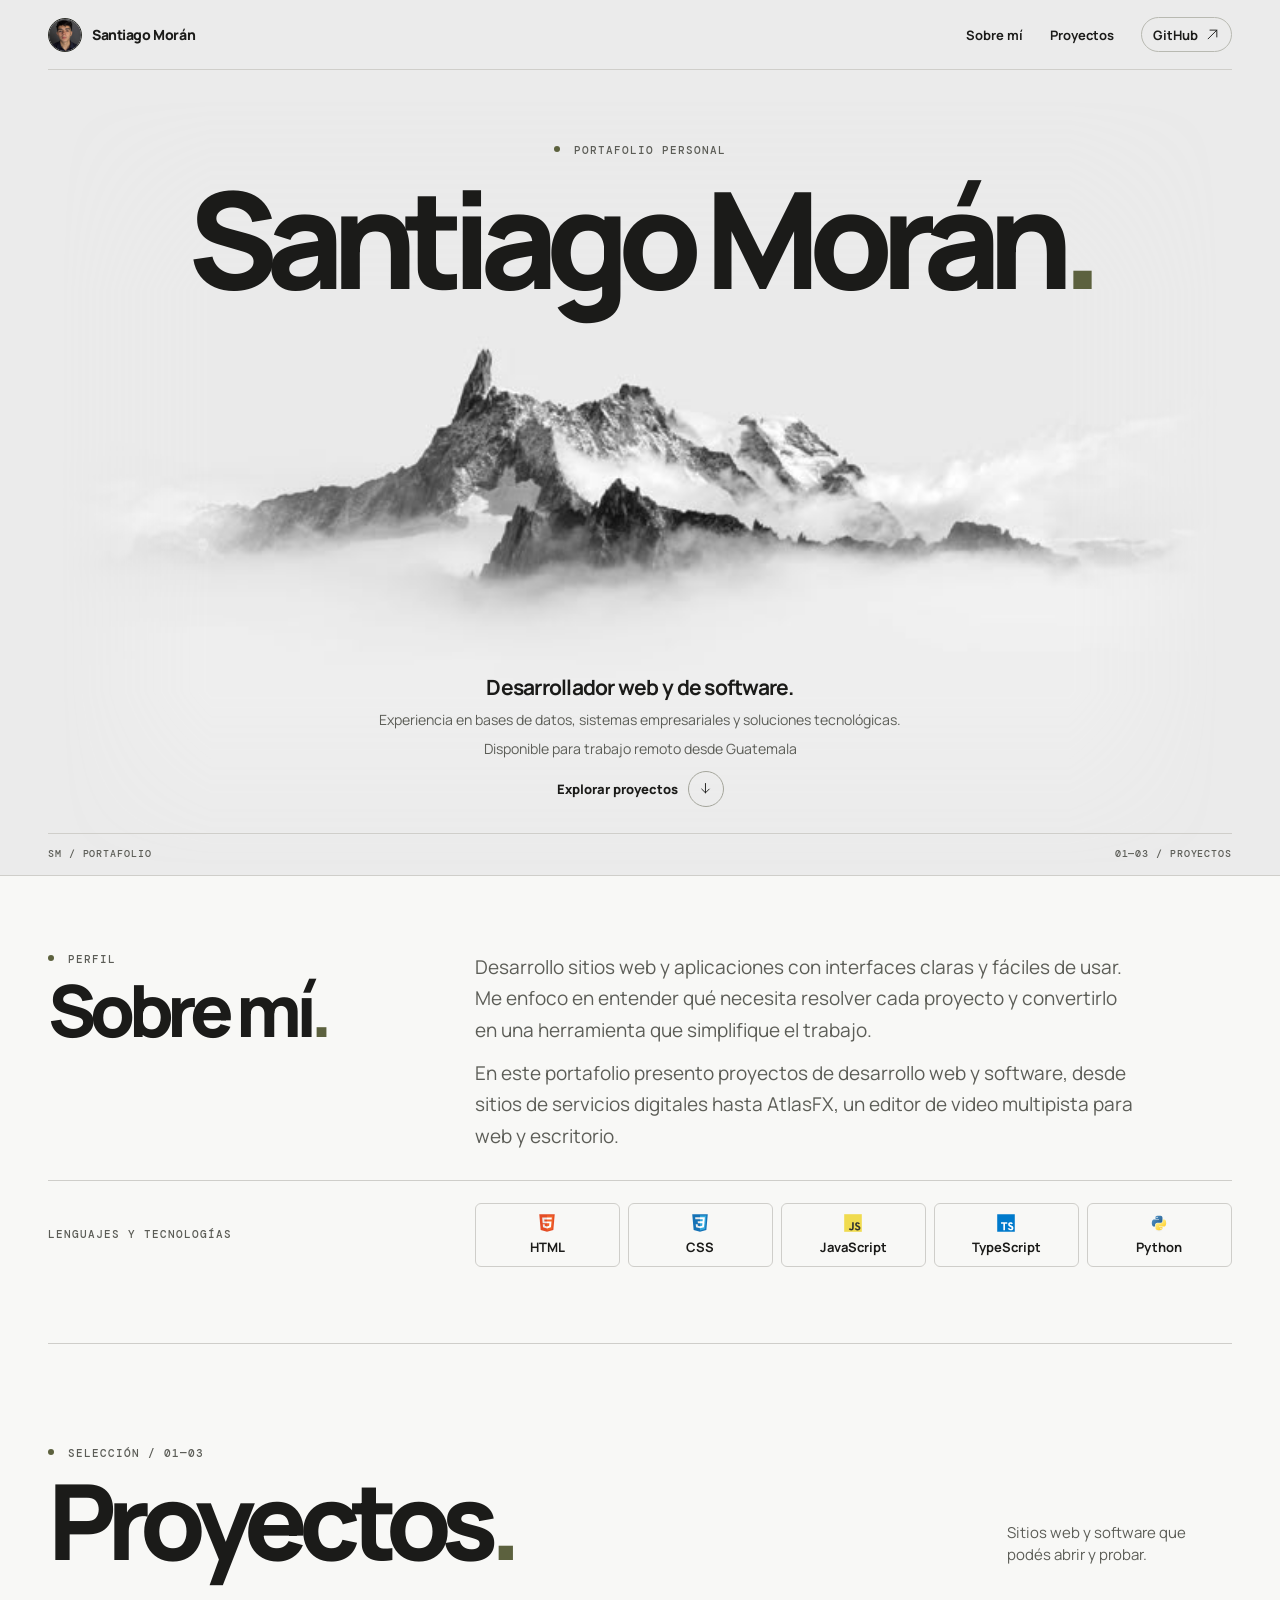
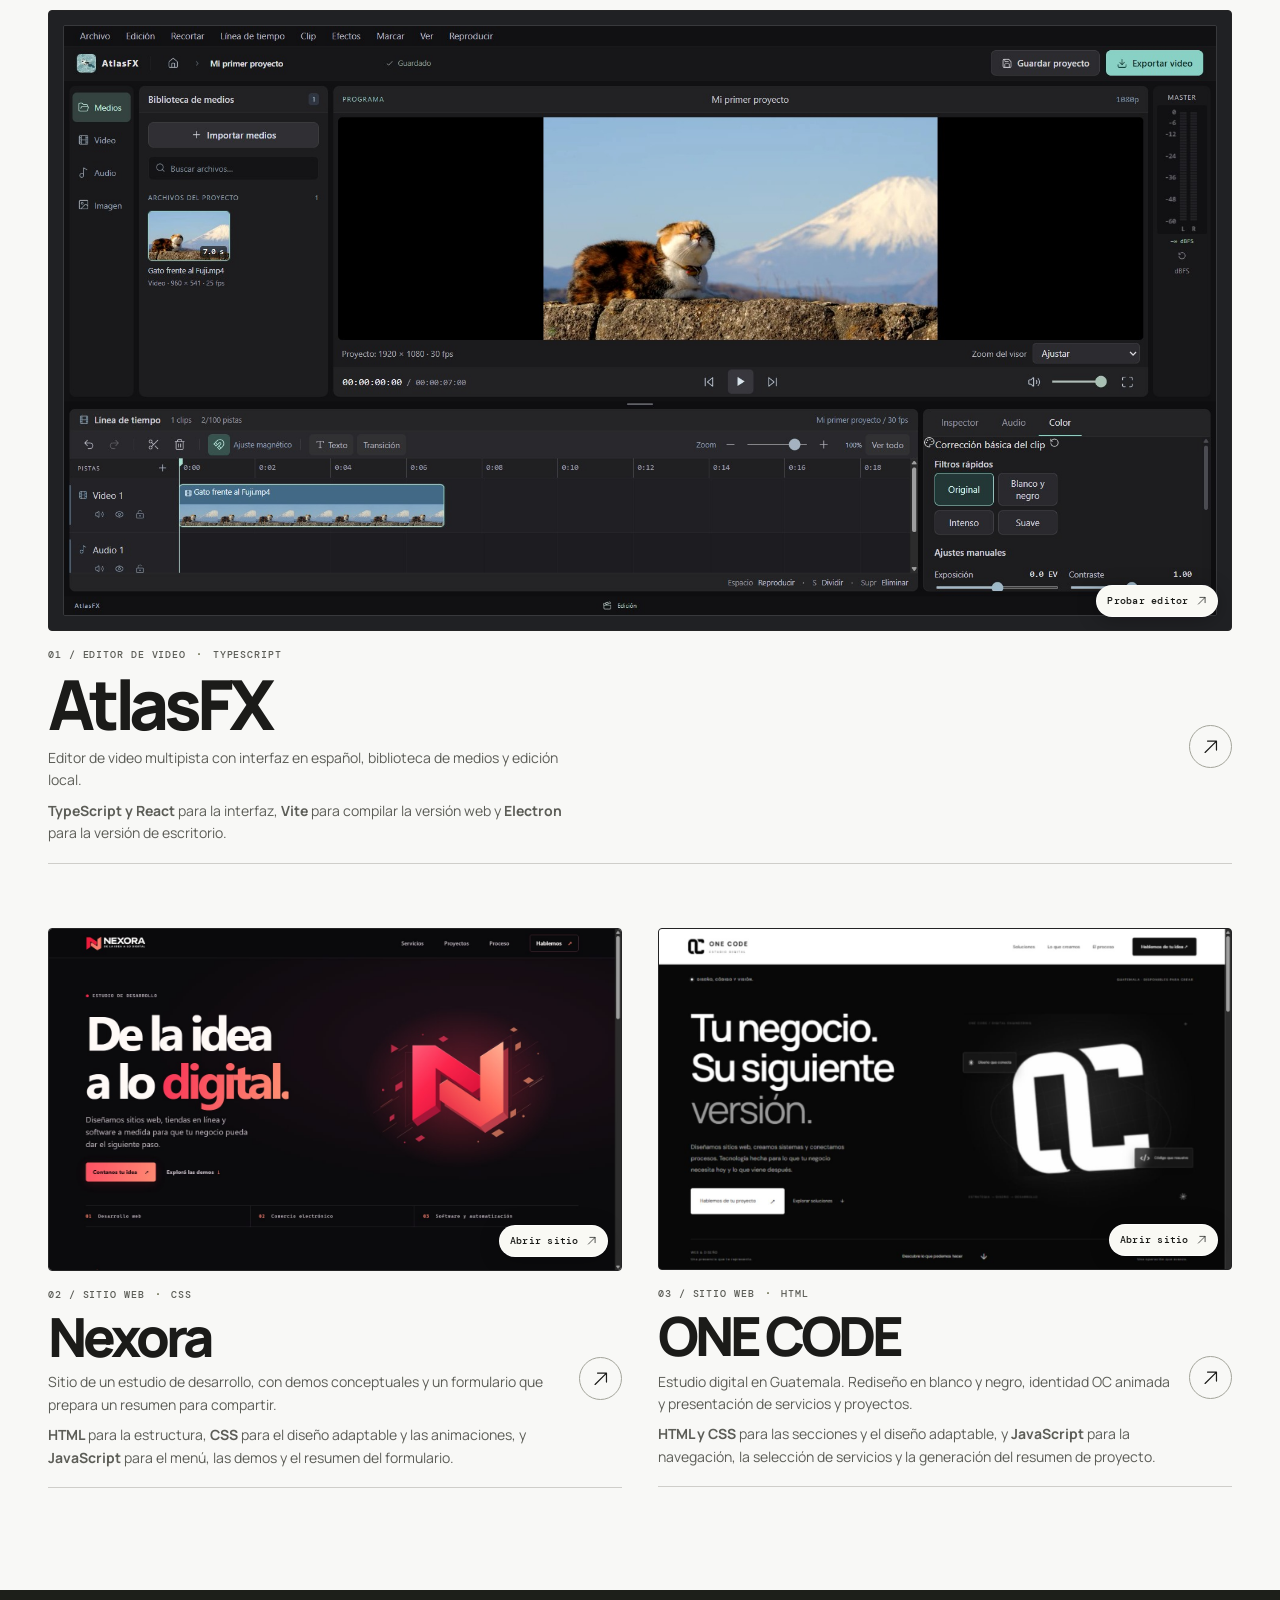
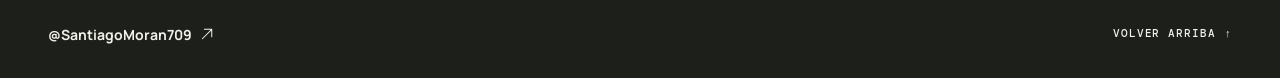
<file: index.html>
<!doctype html>
<html lang="es-GT">
<head>
  <meta charset="utf-8">
  <meta name="viewport" content="width=device-width, initial-scale=1">
  <meta name="description" content="Portafolio de Santiago Morán, desarrollador web y de software en Guatemala, disponible para oportunidades 100 % remotas. Proyectos de desarrollo web y edición de video.">
  <meta name="theme-color" content="#ebebeb">
  <title>Santiago Morán | Desarrollo web y software</title>
  <link rel="icon" href="icon.svg" type="image/svg+xml">
  <link rel="preconnect" href="https://fonts.googleapis.com">
  <link rel="preconnect" href="https://fonts.gstatic.com" crossorigin>
  <link href="https://fonts.googleapis.com/css2?family=DM+Mono:wght@400;500&family=Manrope:wght@400;500;600;700;800&display=swap" rel="stylesheet">
  <link rel="stylesheet" href="styles.css">
  <script src="motion.js" defer></script>
</head>
<body id="inicio">
  <svg class="symbols" xmlns="http://www.w3.org/2000/svg" aria-hidden="true">
    <symbol id="arrow-up" viewBox="0 0 24 24"><path d="M5 19 19 5M8 5h11v11" fill="none" stroke="currentColor" stroke-width="1.5" stroke-linecap="round" stroke-linejoin="round"/></symbol>
    <symbol id="arrow-down" viewBox="0 0 24 24"><path d="M12 4v15m-6-6 6 6 6-6" fill="none" stroke="currentColor" stroke-width="1.5" stroke-linecap="round" stroke-linejoin="round"/></symbol>
  </svg>
  <a class="skip" href="#proyectos">Saltar a los proyectos</a>
  <header class="top wrap">
    <a class="wordmark" href="#inicio" aria-label="Santiago Morán, inicio"><img class="mark" src="assets/santiago-moran.png" alt="" width="34" height="34"><span>Santiago Morán</span></a>
    <nav aria-label="Navegación principal">
      <a class="nav-section" href="#sobre-mi">Sobre mí</a>
      <a class="nav-section" href="#proyectos">Proyectos</a>
      <a class="github" href="https://github.com/SantiagoMoran709">GitHub <svg class="icon" aria-hidden="true"><use href="#arrow-up"/></svg></a>
    </nav>
  </header>

  <main>
    <section class="hero" aria-labelledby="hero-title">
      <div class="mountain" aria-hidden="true">
        <div class="mountain-drift"><img class="mountain-image" src="assets/montana.jpg" width="736" height="490" alt="" fetchpriority="high"></div>
      </div>
      <div class="hero-heading wrap">
        <p class="eyebrow"><span class="dot"></span> PORTAFOLIO PERSONAL</p>
        <h1 id="hero-title">Santiago Morán<span>.</span></h1>
      </div>
      <div class="hero-copy wrap">
        <p class="hero-role">Desarrollador web y de software.</p>
        <p class="hero-summary">Experiencia en bases de datos, sistemas empresariales y soluciones tecnológicas.</p>
        <p class="hero-availability">Disponible para trabajo remoto desde Guatemala</p>
        <a class="hero-link" href="#proyectos"><span>Explorar proyectos</span><span class="circle"><svg class="icon" aria-hidden="true"><use href="#arrow-down"/></svg></span></a>
      </div>
      <div class="hero-line wrap" aria-hidden="true"><span>SM / PORTAFOLIO</span><span>01—03 / PROYECTOS</span></div>
    </section>

    <section class="about wrap" id="sobre-mi" aria-labelledby="about-title" data-reveal>
      <div>
        <p class="eyebrow"><span class="dot"></span> PERFIL</p>
        <h2 id="about-title">Sobre mí<span>.</span></h2>
      </div>
      <div class="about-description">
        <p>Desarrollo sitios web y aplicaciones con interfaces claras y fáciles de usar. Me enfoco en entender qué necesita resolver cada proyecto y convertirlo en una herramienta que simplifique el trabajo.</p>
        <p>En este portafolio presento proyectos de desarrollo web y software, desde sitios de servicios digitales hasta AtlasFX, un editor de video multipista para web y escritorio.</p>
      </div>
      <div class="about-skills">
        <h3 class="eyebrow">Lenguajes y tecnologías</h3>
        <ul class="skills-list" role="list">
          <li><img src="assets/tech/html5.svg" alt="" width="18" height="18">HTML</li>
          <li><img src="assets/tech/css3.svg" alt="" width="18" height="18">CSS</li>
          <li><img src="assets/tech/javascript.svg" alt="" width="18" height="18">JavaScript</li>
          <li><img src="assets/tech/typescript.svg" alt="" width="18" height="18">TypeScript</li>
          <li><img src="assets/tech/python.svg" alt="" width="18" height="18">Python</li>
        </ul>
      </div>
    </section>

    <section class="projects wrap" id="proyectos" aria-labelledby="projects-title">
      <header class="section-top" data-reveal>
        <div><p class="eyebrow"><span class="dot"></span> SELECCIÓN / 01—03</p><h2 id="projects-title">Proyectos<span>.</span></h2></div>
        <p>Sitios web y software que podés abrir y probar.</p>
      </header>
      <div class="project-grid">
        <article class="project featured" data-reveal>
          <a class="project-link" href="demos/atlasfx/index.html" target="_blank" rel="noopener" aria-label="Probar el editor AtlasFX (abre en otra pestaña)">
            <div class="project-image atlas">
              <img src="assets/atlasfx.jpg" width="1903" height="974" loading="lazy" alt="AtlasFX: biblioteca de medios, visor de video, línea de tiempo y ajustes de color">
              <span class="image-action">Probar editor <svg class="icon" aria-hidden="true"><use href="#arrow-up"/></svg></span>
            </div>
            <div class="project-info">
              <div>
                <p class="eyebrow project-meta">01 / EDITOR DE VIDEO <span>·</span> TYPESCRIPT</p>
                <h3>AtlasFX</h3>
                <p>Editor de video multipista con interfaz en español, biblioteca de medios y edición local.</p>
                <p class="project-tech"><strong>TypeScript y React</strong> para la interfaz, <strong>Vite</strong> para compilar la versión web y <strong>Electron</strong> para la versión de escritorio.</p>
              </div>
              <span class="circle project-arrow" aria-hidden="true"><svg class="icon"><use href="#arrow-up"/></svg></span>
            </div>
          </a>
        </article>

        <article class="project" data-reveal>
          <a class="project-link" href="https://santiagomoran709.github.io/nexora/" target="_blank" rel="noopener" aria-label="Abrir el sitio de Nexora (abre en otra pestaña)">
            <div class="project-image nexora">
              <img src="assets/nexora.jpg" width="1440" height="860" loading="lazy" alt="Portada de Nexora con el titular «De la idea a lo digital»">
              <span class="image-action">Abrir sitio <svg class="icon" aria-hidden="true"><use href="#arrow-up"/></svg></span>
            </div>
            <div class="project-info">
              <div>
                <p class="eyebrow project-meta">02 / SITIO WEB <span>·</span> CSS</p>
                <h3>Nexora</h3>
                <p>Sitio de un estudio de desarrollo, con demos conceptuales y un formulario que prepara un resumen para compartir.</p>
                <p class="project-tech"><strong>HTML</strong> para la estructura, <strong>CSS</strong> para el diseño adaptable y las animaciones, y <strong>JavaScript</strong> para el menú, las demos y el resumen del formulario.</p>
              </div>
              <span class="circle project-arrow" aria-hidden="true"><svg class="icon"><use href="#arrow-up"/></svg></span>
            </div>
          </a>
        </article>

        <article class="project" data-reveal>
          <a class="project-link" href="https://santiagomoran709.github.io/one-code-web/?v=lectura-2" target="_blank" rel="noopener" aria-label="Abrir el sitio de One Code (abre en otra pestaña)">
            <div class="project-image one-code">
              <img src="assets/one-code-redesign.png" width="1440" height="1000" loading="lazy" alt="Nuevo diseño de ONE CODE en blanco y negro con el monograma OC y el titular «Tu negocio. Su siguiente versión»">
              <span class="image-action">Abrir sitio <svg class="icon" aria-hidden="true"><use href="#arrow-up"/></svg></span>
            </div>
            <div class="project-info">
              <div>
                <p class="eyebrow project-meta">03 / SITIO WEB <span>·</span> HTML</p>
                <h3>ONE CODE</h3>
                <p>Estudio digital en Guatemala. Rediseño en blanco y negro, identidad OC animada y presentación de servicios y proyectos.</p>
                <p class="project-tech"><strong>HTML y CSS</strong> para las secciones y el diseño adaptable, y <strong>JavaScript</strong> para la navegación, la selección de servicios y la generación del resumen de proyecto.</p>
              </div>
              <span class="circle project-arrow" aria-hidden="true"><svg class="icon"><use href="#arrow-up"/></svg></span>
            </div>
          </a>
        </article>
      </div>
    </section>
  </main>

  <footer class="footer">
    <div class="wrap footer-bottom">
      <a class="profile" href="https://github.com/SantiagoMoran709" aria-label="Perfil de Santiago Morán en GitHub">@SantiagoMoran709 <svg class="icon" aria-hidden="true"><use href="#arrow-up"/></svg></a>
      <a class="back" href="#inicio">Volver arriba ↑</a>
    </div>
  </footer>
</body>
</html>
</file>
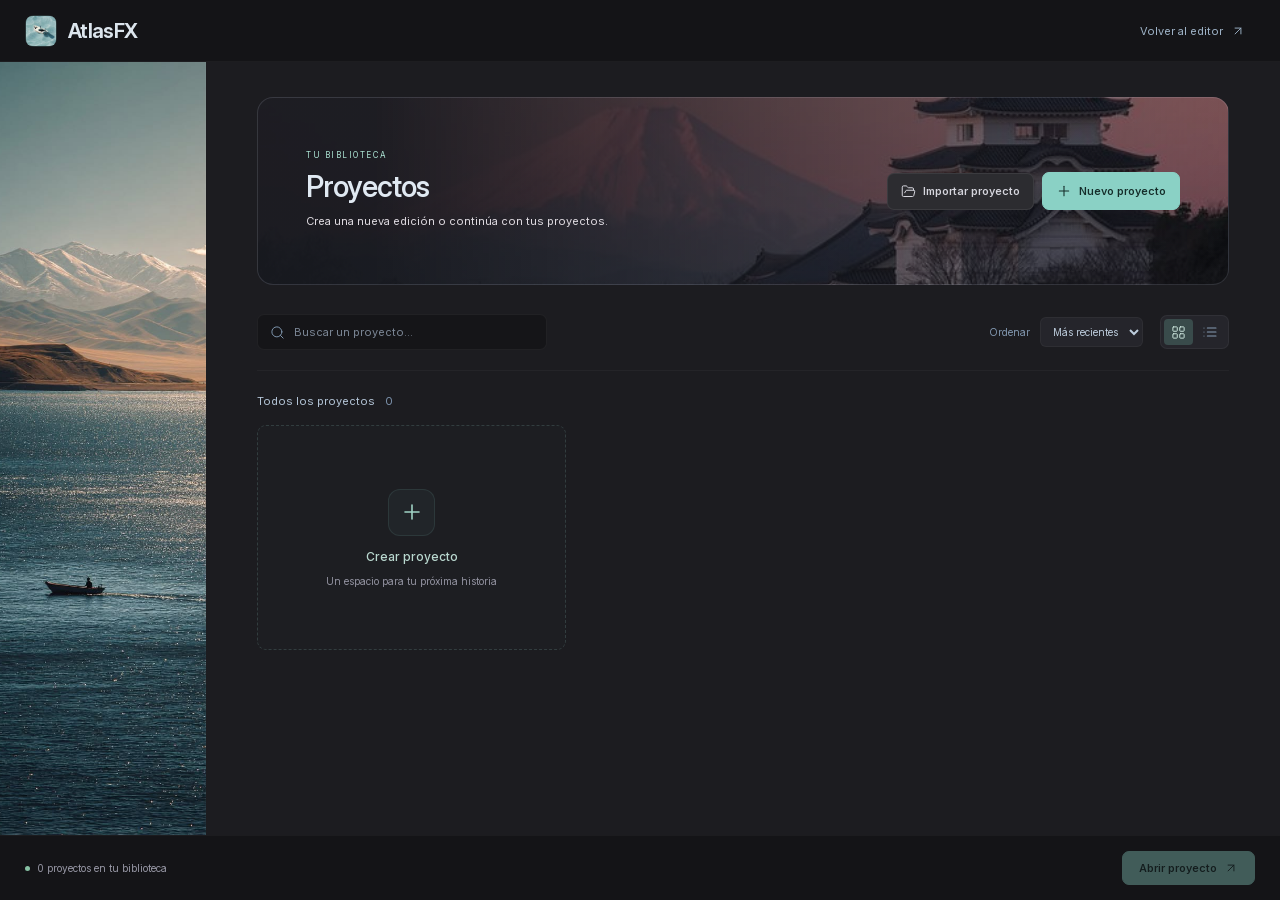
<file: demos/atlasfx/index.html>
<!doctype html><html lang="es"><head><meta charset="UTF-8"/><meta name="viewport" content="width=device-width,initial-scale=1"/><meta name="theme-color" content="#121212"/><link rel="icon" type="image/png" href="./logo.png"/><title>AtlasFX — Editor de video</title>  
  <link rel="stylesheet" href="./assets/index-B4FYxiYB.css">
  <meta http-equiv="Content-Security-Policy" content="default-src &#39;self&#39;; script-src &#39;self&#39; blob:; style-src &#39;self&#39; &#39;unsafe-inline&#39;; img-src &#39;self&#39; data: blob:; media-src &#39;self&#39; blob:; connect-src &#39;self&#39;; object-src &#39;none&#39;; base-uri &#39;none&#39;; frame-src &#39;none&#39;">
  <script defer src="./assets/index-C1wvz6h-.js"></script>
</head><body><div id="root"></div></body></html>
</file>
<file: styles.css>
:root{color-scheme:light;--fog:#ebebeb;--paper:#f8f8f6;--ink:#1b1b19;--muted:#5c5d57;--line:#cfceca;--accent:#5c613e;--mono:'DM Mono',Consolas,monospace;--sans:Manrope,system-ui,sans-serif}
*,*::before,*::after{box-sizing:border-box}
html{scroll-behavior:smooth}
body{margin:0;background:var(--fog);color:var(--ink);font-family:var(--sans);-webkit-font-smoothing:antialiased}
main{background:var(--paper)}
h1,h2,h3,p{margin:0}
a{color:inherit;text-decoration:none}
a:focus-visible{outline:2px solid #626841;outline-offset:6px}
img{display:block;max-width:100%}
::selection{background:#c8cbaf;color:#181914}
.symbols{position:absolute;width:0;height:0;overflow:hidden}
.icon{width:1.15em;height:1.15em;flex:none;vertical-align:middle}
.wrap{width:min(100% - 96px,1184px);margin-inline:auto}
.skip{position:fixed;top:12px;left:12px;z-index:5;padding:12px 16px;background:#fff;transform:translateY(-150%)}
.skip:focus{transform:none}
.top{position:relative;z-index:1;min-height:70px;display:flex;flex-wrap:wrap;justify-content:space-between;align-items:center;gap:15px;border-bottom:1px solid var(--line)}
.wordmark,.top nav,.github{display:flex;align-items:center}
.wordmark{gap:10px;font-size:14px;font-weight:800;letter-spacing:-.03em;white-space:nowrap}
.mark{flex:none;width:34px;height:34px;border:1px solid #2d2e28;border-radius:50%;object-fit:cover}
.top nav{flex-wrap:wrap;gap:27px;font-size:13px;font-weight:700}
.github{gap:7px;min-height:35px;padding:0 11px;border:1px solid #b8b9b1;border-radius:99px;transition:color .2s,background .2s,border .2s}
.github:hover{background:var(--ink);border-color:var(--ink);color:#fff}
.nav-section{white-space:nowrap}
.nav-section:hover,.back:hover{text-decoration:underline;text-underline-offset:4px}
.hero{position:relative;isolation:isolate;display:grid;grid-template-rows:auto 1fr auto;min-height:clamp(560px,calc(100svh - 70px),770px);text-align:center;background:var(--fog);overflow:hidden;border-bottom:1px solid var(--line)}
.hero-heading{z-index:1;padding-top:clamp(54px,8.1vh,93px);animation:arrive .75s cubic-bezier(.2,.75,.3,1) both}
.eyebrow,.hero-line,.image-action,.back{font:500 11px/1.45 var(--mono);letter-spacing:.09em}
.eyebrow{color:var(--muted)}
.dot{display:inline-block;width:6px;height:6px;margin-right:6px;border-radius:50%;background:var(--accent);vertical-align:2px}
h1{font-size:clamp(64px,10.5vw,153px);font-weight:800;line-height:1.06;letter-spacing:-.09em;margin-top:8px}
h1 span,h2 span{color:var(--accent)}
.mountain{position:absolute;z-index:0;inset:0;pointer-events:none;display:grid;grid-template:minmax(0,1fr)/minmax(0,1fr);place-items:center;overflow:hidden}
.mountain-drift{width:min(1160px,112vw);max-width:none;transform:translateY(calc(11px + var(--drift,0px)))}
.mountain-image{width:100%;height:auto;filter:grayscale(1);mask-image:linear-gradient(90deg,transparent,#000 13% 87%,transparent),linear-gradient(transparent,#000 25% 77%,transparent);mask-composite:intersect;animation:mountain-in 1.6s cubic-bezier(.21,.69,.32,1) both}
.hero-copy{z-index:1;align-self:end;padding:clamp(245px,33vw,364px) 0 26px;animation:arrive .8s .13s cubic-bezier(.2,.75,.3,1) both}
.hero-role{
  max-width:58ch;
  margin-inline:auto;
  font-size:clamp(15px,1.65vw,21px);
  font-weight:700;
  letter-spacing:-.035em;
  text-wrap:balance;
}
.hero-summary,.hero-availability{
  max-width:60ch;
  margin:8px auto 0;
  color:var(--muted);
  font-size:clamp(13px,1.1vw,15px);
  line-height:1.5;
  text-wrap:balance;
}
.hero-link{display:inline-flex;align-items:center;gap:10px;margin-top:11px;font-size:13px;font-weight:800}
.circle{display:inline-grid;place-items:center;width:36px;height:36px;border:1px solid #a4a59b;border-radius:50%;transition:background .22s,color .22s,border .22s,transform .22s}
.hero-link:hover .circle,.project-link:hover .circle,.project-link:focus-visible .circle{background:var(--ink);border-color:var(--ink);color:white;transform:translateY(2px)}
.hero-line{z-index:1;display:flex;justify-content:space-between;gap:12px;padding:13px 0 14px;border-top:1px solid var(--line);text-align:left;color:var(--muted);font-size:10px}
.about{
  --about-columns:minmax(0,1fr) minmax(0,2fr);
  --about-gap:clamp(20px,4vw,48px);
  display:grid;
  grid-template-columns:var(--about-columns);
  gap:28px var(--about-gap);
  align-items:start;
  padding-block:clamp(40px,6vw,76px);
  border-bottom:1px solid var(--line);
  scroll-margin-top:22px;
}
.about h2{font-size:clamp(40px,6vw,72px)}
.about-description{max-width:55ch;color:var(--muted);font-size:clamp(15px,1.5vw,19px);line-height:1.65}
.about-description p+p{margin-top:12px}
.about-skills{
  grid-column:1/-1;
  display:grid;
  grid-template-columns:var(--about-columns);
  align-items:center;
  gap:12px var(--about-gap);
  padding-top:22px;
  border-top:1px solid var(--line);
}
.about-skills h3{text-transform:uppercase}
.skills-list{display:grid;grid-template-columns:repeat(5,minmax(0,1fr));gap:8px;margin:0;padding:0;list-style:none}
.skills-list li{
  display:flex;
  flex-direction:column;
  align-items:center;
  gap:6px;
  padding:10px 6px;
  border:1px solid var(--line);
  border-radius:6px;
  font-size:13px;
  font-weight:700;
  overflow-wrap:anywhere;
}
.projects{padding:clamp(55px,8vw,106px) 0 clamp(60px,8vw,108px);scroll-margin-top:22px}
.section-top{display:flex;align-items:end;justify-content:space-between;gap:20px;margin-bottom:35px}
h2{font-size:clamp(48px,8.5vw,105px);line-height:1.02;font-weight:800;letter-spacing:-.086em;margin-top:5px}
.section-top>p{max-width:25ch;margin-bottom:8px;color:var(--muted);font-size:15px;line-height:1.5}
.project-grid{display:grid;grid-template-columns:repeat(2,minmax(0,1fr));gap:clamp(28px,5vw,69px) clamp(17px,3vw,36px)}
.project{min-width:0}
.featured{grid-column:1/-1}
.project-link{display:block;border-radius:4px}
.project-image{isolation:isolate;position:relative;overflow:hidden;border:1px solid #242425;border-radius:4px;background:#151515}
.project-image img{width:100%;height:auto;transition:transform .45s cubic-bezier(.2,.75,.3,1),filter .45s}
.atlas{padding:clamp(6px,1.1vw,14px);background:#202124}
.atlas img{border:1px solid #38393c;border-radius:2px}
.project-link:hover img,.project-link:focus-visible img{transform:scale(1.017)}
.image-action{position:absolute;right:13px;bottom:13px;display:flex;align-items:center;gap:7px;padding:8px 10px;border:1px solid #fffb;border-radius:99px;color:#191a17;background:#f9f9f4;font-size:10px;letter-spacing:.025em;box-shadow:0 3px 20px #0004;transition:background .2s,color .2s,border-color .2s}
.project-link:hover .image-action,.project-link:focus-visible .image-action{background:#1c1c1b;color:#fff;border-color:#696a61}
.project-info{display:flex;justify-content:space-between;align-items:center;gap:16px;padding:17px 0 18px;border-bottom:1px solid var(--line)}
.project-meta{font-size:10px}.project-meta span{padding-inline:3px;color:var(--accent)}
.project-info h3{font-size:clamp(33px,5vw,54px);line-height:1.05;font-weight:800;letter-spacing:-.075em;margin:5px 0 7px}
.featured h3{font-size:clamp(38px,6.1vw,69px)}
.project-info p:not(.project-meta){max-width:58ch;font-size:14px;line-height:1.6;color:var(--muted)}
.project-tech{margin-top:8px}
.project-arrow{flex:none;width:43px;height:43px;font-size:17px}
.project-link:hover .project-arrow,.project-link:focus-visible .project-arrow{transform:translate(2px,-2px)}
.footer{background:#1d1f1a;color:#f1f1eb}
.footer-bottom{
  display:flex;
  flex-wrap:wrap;
  justify-content:space-between;
  align-items:center;
  gap:0 16px;
  padding-block:clamp(12px,2vw,22px);
}
.profile,.back{display:inline-flex;align-items:center;min-height:44px}
.profile{gap:7px;font-size:.875rem;font-weight:700;overflow-wrap:anywhere}
.profile:hover{color:#d0d5b9}
.footer a:focus-visible{outline-color:#d0d5b9}
.back{white-space:nowrap;text-transform:uppercase}
@keyframes arrive{from{opacity:0;transform:translateY(13px)}to{opacity:1;transform:none}}
@keyframes mountain-in{from{opacity:0;transform:translateY(18px) scale(1.03)}to{opacity:1;transform:none}}
@media(max-width:820px){.wrap{width:calc(100% - 56px)}.hero{min-height:clamp(540px,calc(100svh - 70px),675px)}.mountain-drift{width:120vw}.hero-copy{padding-top:250px}}
@media(max-width:620px){.wrap{width:calc(100% - 32px)}.top{min-height:59px}.top nav{gap:12px;font-size:12px}.wordmark{gap:6px;font-size:12px}.mark{width:29px;height:29px;font-size:10px}.github{gap:3px;min-height:32px;padding-inline:8px}.hero{min-height:clamp(500px,calc(86svh - 59px),650px)}.hero-heading{padding-top:clamp(48px,9vh,72px)}h1{font-size:clamp(45px,11.55vw,70px);letter-spacing:-.087em}.mountain-drift{width:145vw}.hero-copy{padding:181px 0 19px}.hero-line{font-size:8px;padding-block:10px}.section-top{display:block;margin-bottom:21px}.section-top>p{margin-top:8px;margin-bottom:0;max-width:none;font-size:14px}.project-grid{grid-template-columns:minmax(0,1fr);gap:30px}.featured{grid-column:auto}.project-info{padding:13px 0 14px;gap:12px}.project-arrow{width:36px;height:36px;font-size:14px}.image-action{bottom:8px;right:8px;padding:5px 7px;font-size:9px}.footer .back{font-size:9px}}
@media(max-width:820px){.skills-list{grid-template-columns:repeat(3,minmax(0,1fr))}}
@media(max-width:620px){.about{--about-columns:1fr;gap:16px}.about-skills{margin-top:6px;padding-top:16px}}
@media(max-width:380px){.top{flex-wrap:wrap;gap:8px;padding-block:9px}.top nav{width:100%;justify-content:space-between}}
@media(prefers-reduced-motion:reduce){*,*::before,*::after{scroll-behavior:auto!important;transition:none!important;animation:none!important}.mountain-drift{--drift:0px!important}}
/* Keep the redesigned ONE CODE capture aligned with the neighboring project. */
.project-image.one-code{aspect-ratio:1440/860}
.project-image.one-code img{height:100%;object-fit:cover;object-position:top}
</file>
<file: demos/atlasfx/assets/index-B4FYxiYB.css>
@charset "UTF-8";.preview-stage{background:#000!important}.app:not(.single-view) .time-display>.muted{display:none}.app:not(.single-view) .transport{left:60%;gap:4px}:root{font-family:Inter,Segoe UI,sans-serif;font-synthesis:none;color-scheme:dark;font-size:12px;color:#dce1e7;background:#16191e;--bg:#16191e;--panel:#23272e;--raised:#2b3039;--line:#ffffff0c;--muted:#919ba8;--text:#dce1e7;--accent:#8ad1c5;--accent-strong:#72bdaf;--danger:#df9095;--radius:8px}*{box-sizing:border-box}body{margin:0}button,input,select{font:inherit}button{display:inline-flex;align-items:center;justify-content:center;gap:7px;border:0;background:transparent;color:inherit;cursor:pointer;border-radius:6px;transition:background .15s,color .15s,border-color .15s}button:hover{background:#ffffff08}button:disabled{opacity:.38;cursor:not-allowed}button:focus-visible,input:focus-visible,select:focus-visible{outline:2px solid #8ad1c5;outline-offset:3px}svg{flex-shrink:0;stroke-width:1.6}input,select{min-width:0;background:#1d2128;color:var(--text);border:1px solid #ffffff12;border-radius:6px;padding:8px 10px}input::placeholder{color:#7b8695}input[type=range]{padding:0;accent-color:#a5b3c1;cursor:pointer}input[type=number]{text-align:right;width:82px;font-variant-numeric:tabular-nums}fieldset{border:0;min-width:0;padding:0;margin:0}h1,h2,h3,p{margin:0}.muted{color:var(--muted)}.tiny{font-size:10px}.button{padding:8px 13px;font-size:11px;font-weight:550;white-space:nowrap;border:1px solid transparent;border-radius:7px;gap:7px}.button.primary{background:var(--accent);border-color:var(--accent);color:#142c29}.button.primary:hover{background:#a3ded4}.button.secondary{background:#2c313a;border-color:#ffffff12;color:#c6cdd6}.button.secondary:hover{background:#353c47}.button.danger{background:#733f49;color:#ffe8eb}.status-dot{display:inline-block;width:5px;height:5px;border-radius:50%;background:#86c0a3;flex-shrink:0}.spin{animation:spin 1.2s linear infinite}@keyframes spin{to{transform:rotate(360deg)}}.app{height:100dvh;min-height:650px;min-width:1050px;display:flex;flex-direction:column;overflow:hidden;background:var(--bg)}.app-header{height:47px;flex-shrink:0;display:flex;align-items:center;gap:12px;padding:0 17px;background:#1b1f25;border-bottom:1px solid var(--line)}.brand{display:flex;align-items:center;gap:8px;font-size:12px;letter-spacing:1px;font-weight:700;white-space:nowrap}.brand>span{display:flex;gap:5px;align-items:center}.brand-mark{height:25px;width:25px;color:var(--accent);display:grid;place-items:center}.brand-mark svg{width:20px;height:20px}.brand-sub{font-weight:400;font-size:10px;color:#99a4b2;letter-spacing:1.5px}.brand .beta{display:none}.header-divider{height:18px;width:1px;background:#ffffff12;margin:0 3px}.header-home{height:28px;width:28px;color:#9ba8b7}.header-home svg{width:15px;height:15px}.app-header>svg{width:11px;height:11px;color:#647080}.project-title{width:220px;max-width:23vw;background:transparent;border:none;font-size:11px;font-weight:500;padding:6px 0}.save-status{display:flex;gap:5px;align-items:center;font-size:10px;color:#89998e;white-space:nowrap}.save-status svg{width:11px;height:11px}.header-right{margin-left:auto;display:flex;gap:8px}.header-right svg{width:14px;height:14px}.workspace{display:flex;flex:1;min-height:235px;padding:7px;gap:6px;background:#171b21}.resource-nav{width:78px;flex-shrink:0;display:flex;flex-direction:column;gap:4px;padding:9px 4px;background:#20252c;border-radius:var(--radius)}.resource-nav>button{height:37px;padding:0 7px;justify-content:flex-start;gap:7px;font-size:10px;color:#929fae}.resource-nav>button svg{width:13px;height:13px}.resource-nav>button.selected{background:#34433f;color:#bce7dc}.media-panel{width:250px;flex-shrink:0;display:flex;flex-direction:column;min-height:0;background:var(--panel);border-radius:var(--radius);overflow:hidden}.panel-heading{height:35px;min-height:35px;display:flex;align-items:center;justify-content:space-between;gap:8px;padding:0 12px;background:#252a32;border-bottom:1px solid var(--line);font-size:11px;font-weight:500}.panel-heading>span:first-child{display:flex;align-items:center;gap:7px}.panel-heading .tiny{font-size:8px;letter-spacing:.6px;color:#8190a1}.panel-heading svg{width:13px;height:13px}.counter{font-size:9px;padding:2px 5px;background:#303641;border-radius:4px;color:#9ca9b8}.library-content{padding:12px;min-height:0;overflow:auto;flex:1;scrollbar-width:thin}.import-button{width:100%;background:#303842!important;border-color:#ffffff0d!important;color:#d4dce5!important;font-size:11px;padding:8px 10px}.import-button:hover{background:#39434e!important}.import-button svg{width:14px;height:14px}.search-box{display:flex;align-items:center;gap:7px;padding:0 9px;margin:11px 0 17px;background:#1c2128;border:1px solid #ffffff0a;border-radius:6px;color:#8794a5}.search-box svg{width:13px;height:13px}.search-box input{border:0;background:none;min-width:0;width:100%;padding:8px 0;font-size:10px;outline:none}.library-title{display:flex;align-items:center;justify-content:space-between;gap:8px;font-size:8px;letter-spacing:.7px;color:#93a0b0;margin-bottom:12px}.asset-grid{display:grid;grid-template-columns:repeat(2,minmax(0,1fr));gap:14px 10px}.asset-card{min-width:0;cursor:pointer;outline:none}.asset-preview{position:relative;aspect-ratio:1.65;display:grid;place-items:center;background:#171d25;border:1px solid #ffffff12;border-radius:5px;overflow:hidden;color:#70859b}.asset-preview>img{width:100%;height:100%;object-fit:cover}.asset-card.source-selected .asset-preview{border-color:#8ad1c5;box-shadow:0 0 0 1px #8ad1c526}.asset-card:focus-visible .asset-preview{outline:2px solid var(--accent);outline-offset:3px}.asset-add{position:absolute;top:4px;right:4px;width:22px;height:22px;background:#19202ae8;opacity:0;border:1px solid #ffffff2b;border-radius:4px}.asset-card:hover .asset-add,.asset-add:focus-visible{opacity:1}.asset-add:hover{background:#43635d}.asset-duration{position:absolute;bottom:3px;right:3px;padding:2px 4px;font:8px Consolas,monospace;background:#111a;border-radius:3px;color:#fff}.asset-name{font-size:9px;color:#c2cbd7;white-space:nowrap;text-overflow:ellipsis;overflow:hidden;margin-top:7px}.asset-meta{display:block;font-size:8px;color:#8492a4;margin-top:4px}.relink{position:absolute;bottom:4px;left:4px;padding:4px;font-size:9px;background:#683c49;border-radius:4px}.missing .asset-preview{border-color:#b96c7a}.library-empty{padding:38px 4px 20px;text-align:center;display:flex;align-items:center;flex-direction:column}.empty-icon{width:48px;height:44px;display:grid;place-items:center;background:#2c343f;color:#9cabbc;border-radius:11px;margin-bottom:17px}.empty-icon svg{width:23px;height:23px}.library-empty strong{font-size:12px;font-weight:500;color:#c8d1dd}.library-empty p{font-size:10px;line-height:1.8;color:#93a1b2;max-width:220px;margin:9px 0 17px}.file-formats{font-size:8px;color:#728195;letter-spacing:.3px}.text-button{padding:7px;font-size:10px;color:#95cfc5;margin-top:18px}.player-panel{flex:1;min-width:290px;min-height:0;display:flex;background:var(--bg);border-radius:var(--radius);overflow:hidden}.viewer-pair{display:grid;grid-template-columns:minmax(0,1fr) minmax(0,1fr);gap:6px;min-height:0;flex:1}.source-monitor,.program-viewer{display:flex;flex-direction:column;min-height:0;min-width:0;background:#22272f;border-radius:var(--radius);overflow:hidden}.monitor-heading{display:flex;align-items:center;gap:10px;padding:0 12px;height:35px;flex-shrink:0;background:#252a32;border-bottom:1px solid var(--line)}.monitor-type{font-size:8px;letter-spacing:.9px;color:#8ebcb5;white-space:nowrap}.monitor-filename{flex:1;min-width:0;text-align:center;white-space:nowrap;overflow:hidden;text-overflow:ellipsis;font-size:10px;color:#b5c1cf}.monitor-resolution{font-size:9px;color:#7f90a2;font-family:Consolas,monospace;white-space:nowrap}.source-stage,.preview-stage{position:relative;display:flex;align-items:center;justify-content:center;flex:1;min-height:0;overflow:hidden;margin:6px 6px 0;background:#101318;border-radius:5px}.source-stage>img,.source-stage>video,.preview-stage>canvas{display:block;width:100%;height:100%;object-fit:contain}.source-stage>audio{display:none}.source-stage:fullscreen,.preview-stage:fullscreen{margin:0;border-radius:0}.source-audio-art{display:flex;flex-direction:column;align-items:center;gap:15px;color:#8aaba5}.source-audio-art span{font-size:11px;color:#9eafc0}.monitor-placeholder,.preview-empty{position:absolute;inset:0;display:flex;align-items:center;justify-content:center;flex-direction:column;gap:12px;background:#101318;pointer-events:none}.monitor-placeholder svg{color:#596a7c}.monitor-placeholder>span{font-size:11px;color:#8b9bad}.monitor-placeholder small{font-size:9px;color:#64758a}.preview-symbol{height:48px;width:50px;display:grid;place-items:center;color:#70899f;margin-bottom:3px}.preview-symbol svg{width:28px;height:28px}.preview-empty strong{font-size:13px;font-weight:450;color:#a3b1c1}.preview-empty>span{font-size:10px;color:#718399}.source-scrub,.player-info{height:17px;flex-shrink:0;display:flex;align-items:center;justify-content:space-between;background:#22272f;padding:0 11px;font-size:8px;color:#8190a3}.source-scrub input{width:100%;height:2px;border:0;opacity:.7}.source-scrub input:disabled{opacity:.2}.source-controls,.player-controls{height:39px;flex-shrink:0;display:flex;align-items:center;justify-content:space-between;position:relative;padding:0 12px;background:#252b34;gap:7px}.source-controls button,.player-controls button{height:27px;width:27px;border-radius:5px;color:#b2bfce}.source-controls svg,.player-controls svg{width:14px;height:14px}.source-controls .source-add{width:auto;font-size:9px;padding:0 5px;gap:4px;color:#97c8bd}.source-transport{display:flex;align-items:center;gap:5px}.time-display{font:11px Consolas,monospace;color:#d4dfec;font-variant-numeric:tabular-nums;white-space:nowrap}.time-display>.muted{font-size:9px;color:#75879b}.transport{position:absolute;left:50%;transform:translate(-50%);display:flex;align-items:center;gap:11px}.transport .play-button{background:#36424d;color:#d8e4ed;width:29px;height:27px}.transport .play-button svg{width:14px;height:14px}.inspector{width:253px;flex-shrink:0;display:flex;flex-direction:column;min-height:0;overflow-y:auto;overflow-x:hidden;scrollbar-width:thin;background:var(--panel);border-radius:var(--radius)}.inspector .panel-heading{position:sticky;top:0;z-index:3}.inspector-selection{display:flex;align-items:center;gap:9px;padding:13px 12px;border-bottom:1px solid var(--line);flex-shrink:0}.file-icon{width:29px;height:29px;display:grid;place-items:center;background:#343e4c;border:1px solid #ffffff10;border-radius:6px;color:#a9bccf}.file-icon svg{width:15px;height:15px}.inspector-selection>div:last-child{min-width:0;display:grid;gap:5px}.inspector-selection strong{font-size:10px;font-weight:500;overflow:hidden;white-space:nowrap;text-overflow:ellipsis}.inspector-selection span{font-size:9px;color:#8798ad}.inspector fieldset{flex-shrink:0;padding:13px 12px;border-bottom:1px solid var(--line)}.inspector legend{float:none;width:auto;padding:0;margin:0;font-size:9px;font-weight:550;letter-spacing:.8px;color:#b2c0d0}.property-field{display:flex;align-items:center;justify-content:space-between;gap:8px;margin-top:10px;color:#a6b4c6;font-size:10px}.property-field>span{flex:1;min-width:0}.property-field input{height:26px;font:10px Consolas,monospace;padding:5px 6px;background:#1c222a;border-color:#ffffff0c;border-radius:5px}.hint{font-size:10px;color:#8b9aaf;line-height:1.8;margin-top:12px}.inspector .hint{font-size:9px}.project-card{margin:22px 14px 19px;display:flex;flex-direction:column;align-items:center;gap:9px}.project-format{display:grid;place-items:center;width:78px;height:45px;border:1px solid #ffffff12;background:#1d242e;border-radius:7px;margin-bottom:6px;color:#a9bfd4;font:11px Consolas,monospace}.project-card strong{font-size:11px;font-weight:500;max-width:220px;white-space:nowrap;overflow:hidden;text-overflow:ellipsis}.project-card>span{font-size:9px;color:#8093a9}.project-details{display:grid;gap:14px;border-top:1px solid var(--line);border-bottom:1px solid var(--line);padding:16px 13px}.project-details>span{display:flex;align-items:center;justify-content:space-between;color:#8c9eb3;font-size:10px}.project-details b{font-weight:450;color:#c1cedd}.inspector-tip{display:flex;gap:9px;margin:18px 13px;color:#7e9caa}.inspector-tip svg{width:14px;height:14px;margin-top:3px}.inspector-tip p{font-size:10px;line-height:1.8;color:#8e9fb5}.timeline{display:flex;flex-direction:column;flex-shrink:0;height:40vh;min-height:255px;max-height:530px;background:#242a33;margin:0 7px 6px;border-radius:8px;overflow:hidden}.timeline-heading{height:30px;flex-shrink:0;display:flex;align-items:center;gap:7px;padding:0 13px;background:#272d36;border-bottom:1px solid var(--line);color:#c9d3e0;font-size:10px}.timeline-heading svg{width:13px;height:13px;color:#8da6b9}.timeline-heading strong{font-weight:500}.timeline-heading>span{font-size:9px;color:#8297ad;margin-left:6px}.timeline-heading .timeline-project-info{margin-left:auto;color:#8396ac}.timeline-toolbar{height:36px;flex-shrink:0;display:flex;align-items:center;justify-content:space-between;padding:0 11px;background:#2b323d;border-bottom:1px solid var(--line)}.tool-group{display:flex;align-items:center;gap:5px}.tool-group>button{height:26px;width:27px;color:#a2b4c8;border-radius:5px}.tool-group>button svg{width:14px;height:14px}.tool-group>button.active{background:#38534d;color:#a6dbcd}.tool-group>i{width:1px;height:15px;background:#ffffff14;margin:0 6px}.tool-group .tiny{font-size:9px;color:#8a9bb1}.tool-group input{width:80px;height:2px}.zoom-label{font-size:9px;min-width:31px;text-align:right;color:#a6b4c8}.timeline-body{display:flex;flex:1;min-height:0;overflow-y:auto;scrollbar-width:thin;background:#1c222b}.track-headers{width:145px;flex-shrink:0;background:#262d37;border-right:1px solid #ffffff0d;z-index:3}.ruler-label{height:26px;display:flex;align-items:center;justify-content:space-between;padding:0 11px;border-bottom:1px solid #ffffff08;background:#252b35;color:#8f9fb5;font-size:8px;letter-spacing:1px}.ruler-label button{padding:2px;width:20px;height:20px;color:#a2b2c6}.track-header{height:72px;position:relative;display:flex;flex-direction:column;justify-content:center;align-items:flex-start;gap:9px;padding:9px 12px;border-bottom:1px solid #ffffff08}.track-header:before{content:"";position:absolute;left:0;top:9px;bottom:9px;width:2px;background:#6289a9;border-radius:2px;opacity:.7}.track-header:has(.lucide-music-2):before{background:#6ca68b}.track-name{display:flex;align-items:center;gap:7px;font-size:10px;color:#b7c8db}.track-name svg{width:12px;height:12px;color:#8cacc3}.track-actions{display:flex;gap:8px;padding-left:18px}.track-actions button{padding:0;height:14px;width:16px;color:#8b9caf}.track-actions svg{width:11px;height:11px}.add-audio{font-size:9px;color:#8fa3b8;margin:10px 7px;padding:5px}.add-audio svg{width:11px;height:11px}.timeline-scroll{flex:1;min-width:0;overflow-x:auto;overflow-y:hidden;scrollbar-width:thin;scrollbar-color:#4c5a6c #202732}.timeline-content{position:relative;min-width:100%;height:100%}.ruler{position:relative;height:26px;-webkit-user-select:none;user-select:none;touch-action:none;cursor:crosshair;background:#242b35;border-bottom:1px solid #ffffff0c}.ruler>span{position:absolute;height:100%;padding:6px 5px;font:9px Consolas,monospace;color:#8f9fb4;border-left:1px solid #4e5c70;pointer-events:none}.track-lane{position:relative;height:72px;border-bottom:1px solid #ffffff06;background-color:#222a35;background-image:linear-gradient(to right,#ffffff04 1px,transparent 1px)}.track-lane:nth-child(odd){background-color:#1f2732}.invisible-track{opacity:.4}.timeline-clip{position:absolute;top:8px;height:56px;min-width:4px;display:flex;flex-direction:column;align-items:flex-start;justify-content:flex-start;overflow:hidden;background:#426a86;border:1px solid #ffffff25;border-radius:5px;padding:0;box-shadow:none;touch-action:none;-webkit-user-select:none;user-select:none;cursor:grab;color:#e0edf7}.timeline-clip.image{background:#71608b}.timeline-clip.audio{background:#427667}.timeline-clip:hover{background:#4b7692}.timeline-clip.image:hover{background:#7e6b9a}.timeline-clip.audio:hover{background:#4b8574}.timeline-clip.selected{border-color:#b5e7d9;box-shadow:0 0 0 1px #82c4b56b}.timeline-clip.missing{background:#784958;border-color:#c28791}.clip-name{width:100%;height:19px;min-height:19px;text-align:left;white-space:nowrap;overflow:hidden;text-overflow:ellipsis;font-size:9px;padding:3px 6px;pointer-events:none}.clip-name svg{vertical-align:middle;width:10px;height:10px}.clip-strip{height:35px;width:100%;background-repeat:repeat-x;background-size:auto 100%;opacity:.75;pointer-events:none}.trim-handle{position:absolute;top:0;bottom:0;width:6px;z-index:2;cursor:ew-resize}.trim-handle.left{left:0}.trim-handle.right{right:0}.trim-handle:hover{background:#d3f4e855}.audio-pattern{width:100%;height:33px;pointer-events:none;background:repeating-linear-gradient(90deg,transparent 0,transparent 4px,#b8edd15a 4px,#b8edd15a 6px);clip-path:polygon(0 40%,5% 20%,10% 45%,15% 5%,20% 35%,30% 10%,40% 40%,50% 15%,60% 5%,70% 30%,80% 20%,90% 40%,100% 10%,100% 90%,90% 60%,80% 80%,70% 70%,60% 95%,50% 85%,40% 60%,30% 90%,20% 65%,15% 95%,10% 55%,5% 80%,0 60%)}.playhead{position:absolute;top:0;bottom:0;width:1px;background:#a6ded1;pointer-events:none;z-index:5}.playhead>div{position:absolute;top:0;left:-4px;width:9px;height:11px;background:#a6ded1;clip-path:polygon(0 0,100% 0,100% 65%,50% 100%,0 65%)}.timeline-empty{position:absolute;top:90px;left:0;width:min(850px,90%);text-align:center;color:#768ba2;font-size:10px;pointer-events:none}.timeline-footer{height:25px;flex-shrink:0;padding:0 13px;display:flex;align-items:center;justify-content:flex-end;background:#252d37;border-top:1px solid var(--line);font-size:9px;color:#8398ad}.timeline-footer b{font-weight:450;color:#a2b5c8;margin-left:4px}.timeline-footer em{font-style:normal;margin:0 8px}.app-footer{height:25px;flex-shrink:0;display:flex;align-items:center;justify-content:space-between;padding:0 14px;background:#191e25;font-size:8px;color:#70879f}.app-footer>span:first-child{letter-spacing:1px;font-weight:600;color:#a4b5c7}.app-footer-center{display:flex;align-items:center;gap:7px;color:#b5d7cb}.app-footer-center svg{width:12px;height:12px}.hide-library .resource-nav,.hide-library .media-panel,.single-view .source-monitor{display:none}.single-view .viewer-pair{grid-template-columns:minmax(0,1fr)}.modal-backdrop{position:fixed;inset:0;z-index:70;background:#080e18a8;-webkit-backdrop-filter:blur(4px);backdrop-filter:blur(4px);display:flex;align-items:center;justify-content:center;padding:24px}.modal{position:relative;max-height:94dvh;overflow-y:auto;scrollbar-width:thin;padding:29px;background:#272e38;border:1px solid #ffffff16;border-radius:12px;box-shadow:0 22px 80px #0006}.close-modal{position:absolute;top:15px;right:15px;width:27px;height:27px;color:#9babbd}.modal h1{font-size:25px;font-weight:550;letter-spacing:-.5px}.modal h2{font-size:22px;font-weight:550;letter-spacing:-.6px;margin-bottom:10px}.modal>.muted{font-size:11px;line-height:1.8}.modal-eyebrow{display:flex;align-items:center;gap:8px;font-size:9px;letter-spacing:1.3px;color:#8ad1c5;margin-bottom:17px}.dialog-field{display:flex;flex-direction:column;gap:8px;margin-bottom:17px;font-size:11px;color:#acbdd0}.dialog-field input,.dialog-field select{font-size:12px;padding:10px;background:#1d2530;border:1px solid #ffffff14;border-radius:7px}.dialog-grid{display:grid;grid-template-columns:1fr 1fr;gap:14px}.modal-actions{display:flex;align-items:center;justify-content:flex-end;gap:9px;margin-top:24px}.export-modal{width:490px}.export-modal fieldset{margin-top:23px}.export-notice{display:flex;gap:10px;align-items:flex-start;border:1px solid #8ad1c522;background:#8ad1c509;border-radius:7px;padding:12px;color:#9bbeb7}.export-notice svg{margin-top:3px}.export-notice p{font-size:10px;line-height:1.8}.progress-area{margin-top:19px;font-size:11px}.progress-area>div{display:flex;justify-content:space-between;margin-bottom:10px;color:#aacfc4}.progress-area progress{width:100%;height:5px;accent-color:var(--accent)}.toast{position:fixed;bottom:41px;left:50%;transform:translate(-50%);z-index:100;display:flex;align-items:center;gap:10px;max-width:650px;padding:13px 16px;background:#28473f;border:1px solid #65998a;border-radius:8px;box-shadow:0 8px 30px #0004;font-size:11px;line-height:1.7}.toast>span{flex:1}.toast>button{padding:4px}.toast.error{background:#51323e;border-color:#a56a7c}.project-browser{position:fixed;inset:0;z-index:50;display:flex;flex-direction:column;min-width:740px;background:#1b2027;color:#dce5ed}.projects-header{height:62px;flex-shrink:0;display:flex;align-items:center;padding:0 25px;gap:22px;background:#191e25;border-bottom:1px solid #ffffff0a}.studio-wordmark{display:flex;align-items:center;gap:11px}.studio-wordmark>span{display:grid;place-items:center;width:32px;height:32px;background:#8ad1c511;color:#a0dccc;border-radius:9px;border:1px solid #8ad1c51c}.studio-wordmark strong{font-size:20px;font-weight:650;letter-spacing:-.7px}.studio-wordmark strong>span{font-size:15px;font-weight:400;color:#8e9fb0;margin-left:5px;letter-spacing:-.3px}.projects-back{margin-left:auto;gap:8px;color:#9eb3c7;padding:8px 10px;font-size:11px}.projects-shell{display:flex;flex:1;min-height:0}.projects-sidebar{width:206px;flex-shrink:0;background:#18181c url(./projects-landscape-Cr52b2gq.jpg) center / cover no-repeat;border-right:1px solid #ffffff06}.projects-main{flex:1;min-width:0;overflow-y:auto;scrollbar-width:thin;padding:35px clamp(24px,4vw,64px) 20px;background:#1e242d}.projects-title-row{display:flex;align-items:center;justify-content:space-between;gap:18px;margin-bottom:29px}.eyebrow{font-size:8px;letter-spacing:1.5px;color:#8196ad;margin-bottom:9px}.projects-title-row h1{font-size:29px;font-weight:550;letter-spacing:-.9px;color:#e0e9f2}.projects-title-row p{font-size:11px;color:#91a4b8;line-height:1.8;margin-top:8px}.projects-actions{display:flex;align-items:center;gap:8px}.projects-actions .button{padding:10px 13px;font-size:11px}.projects-filterbar{display:flex;align-items:center;justify-content:space-between;gap:20px;padding-bottom:20px;border-bottom:1px solid #ffffff09;margin-bottom:23px}.projects-search{width:290px;display:flex;align-items:center;gap:9px;padding:0 12px;background:#191f28;border:1px solid #ffffff0d;border-radius:7px;color:#7e95ad}.projects-search input{background:none;border:0;padding:10px 0;font-size:11px;outline:none;width:100%;min-width:0}.projects-view-controls{display:flex;align-items:center;gap:17px}.project-sort{display:flex;align-items:center;gap:10px;font-size:10px;color:#8298b0}.project-sort select{background:#262e39;border-color:#ffffff0a;padding:7px 8px;font-size:10px;color:#bdcddd;border-radius:6px}.segmented-control{display:flex;align-items:center;gap:3px;padding:3px;border:1px solid #ffffff0d;border-radius:7px;background:#1a222d}.segmented-control button{width:29px;height:26px;color:#859bb3;border-radius:4px}.segmented-control button.active{color:#cae3db;background:#394b4b}.projects-section-label{display:flex;align-items:center;justify-content:space-between;margin-bottom:17px;font-size:11px;color:#b4c5d7}.projects-section-label b{display:inline-block;font-weight:400;color:#7d93ad;margin-left:7px}.project-collection.grid{display:grid;grid-template-columns:repeat(auto-fill,minmax(230px,1fr));gap:22px;align-items:start}.project-tile{position:relative;min-width:0;border-radius:9px;background:#262e3a;border:1px solid #ffffff08;transition:border-color .15s,background .15s;overflow:hidden}.project-tile:hover{background:#2c3643;border-color:#ffffff1a}.project-tile.selected{border-color:#8ad1c57d;box-shadow:0 0 0 2px #8ad1c50c}.project-tile-main{display:flex;flex-direction:column;align-items:stretch;padding:0;width:100%;text-align:left;border-radius:8px}.project-tile-main:hover{background:none}.project-cover{position:relative;aspect-ratio:1.77;background:#17212e;overflow:hidden;border-radius:8px 8px 0 0}.project-cover>img{width:100%;height:100%;object-fit:cover;display:block}.project-cover:after{content:"";position:absolute;inset:0;background:linear-gradient(transparent 62%,#07111f66);pointer-events:none}.project-cover-empty{height:100%;display:flex;align-items:center;justify-content:center;flex-direction:column;gap:9px;background:linear-gradient(135deg,#2b3c4a,#202c3b);color:#6b879d}.project-cover-empty>span{font-size:9px;color:#7c95ab}.project-format-badge,.project-duration-badge{position:absolute;z-index:1;bottom:9px;font-size:8px;color:#d2e0eb;padding:3px 6px;background:#14202acc;border:1px solid #ffffff10;border-radius:4px;font-family:Consolas,monospace}.project-format-badge{left:10px}.project-duration-badge{right:10px}.project-selected-check{position:absolute;top:9px;right:9px;width:20px;height:20px;display:grid;place-items:center;background:#a7dfd0;color:#203c33;border-radius:50%}.project-tile-info{padding:14px 36px 15px 13px;display:flex;flex-direction:column;gap:9px;min-width:0}.project-tile-info strong{font-size:12px;font-weight:500;color:#d2dfec;white-space:nowrap;overflow:hidden;text-overflow:ellipsis;max-width:100%}.project-tile-info>span{display:flex;align-items:center;gap:5px;font-size:9px;color:#8ea4be;white-space:nowrap}.project-tile-info i{width:3px;height:3px;border-radius:50%;background:#657a91;margin:0 3px}.project-delete{position:absolute;bottom:13px;right:8px;width:24px;height:26px;color:#7d92ab;border-radius:5px;opacity:0}.project-tile:hover .project-delete,.project-delete:focus-visible{opacity:1}.project-delete:hover{color:#ecadb5;background:#df909512}.project-create-tile{min-height:225px;height:100%;display:flex;align-items:center;justify-content:center;flex-direction:column;gap:11px;border:1px dashed #749d983e;border-radius:9px;background:#8ad1c503;color:#b9d8cf;padding:20px}.project-create-tile:hover{border-color:#8ad1c580;background:#8ad1c509}.project-create-symbol{display:grid;place-items:center;height:47px;width:47px;border-radius:12px;background:#8ad1c50b;border:1px solid #8ad1c51c;color:#a0d4c5;margin-bottom:2px}.project-create-tile strong{font-size:12px;font-weight:500}.project-create-tile small{font-size:10px;color:#7e9ba9}.project-search-empty{display:flex;flex-direction:column;align-items:center;gap:13px;padding:70px 20px;color:#7e9ab2}.project-search-empty strong{font-size:13px;font-weight:500;color:#bacddd}.project-search-empty span{font-size:11px}.projects-bottom{display:flex;align-items:center;justify-content:space-between;height:65px;flex-shrink:0;border-top:1px solid #ffffff09;background:#1b222c;padding:0 25px}.projects-bottom>span{display:flex;align-items:center;gap:7px;font-size:10px;color:#8da4ba}.projects-bottom>div{display:flex;align-items:center;gap:20px}.selected-project-caption{max-width:200px;white-space:nowrap;overflow:hidden;text-overflow:ellipsis;font-size:10px;color:#839db6}.projects-bottom .button{padding:9px 16px}.project-collection.list{display:flex;flex-direction:column;gap:9px}.project-collection.list .project-tile-main{flex-direction:row;align-items:center}.project-collection.list .project-cover{width:105px;height:64px;flex-shrink:0;aspect-ratio:auto;border-radius:8px 0 0 8px}.project-collection.list .project-cover-empty svg{width:20px;height:20px}.project-collection.list .project-cover-empty>span,.project-collection.list .project-format-badge,.project-collection.list .project-selected-check{display:none}.project-collection.list .project-duration-badge{right:5px;bottom:4px;font-size:7px;padding:2px 4px}.project-collection.list .project-tile-info{padding:10px 40px 10px 15px;gap:8px}.project-collection.list .project-delete{bottom:19px;opacity:1}.project-collection.list .project-create-tile{min-height:62px;flex-direction:row;justify-content:flex-start;padding:10px 16px;gap:12px}.project-collection.list .project-create-symbol{width:31px;height:31px;border-radius:7px;margin:0}.project-collection.list .project-create-symbol svg{width:18px;height:18px}.project-collection.list .project-create-tile small{margin-left:auto}.create-project-modal{width:430px}.dialog-icon{display:grid;place-items:center;width:46px;height:46px;border-radius:12px;background:#8ad1c511;border:1px solid #8ad1c51b;color:#9cd7c8;margin-bottom:20px}.create-project-modal .dialog-field{margin-top:24px}.new-project-specs{display:flex;align-items:center;gap:12px;color:#90a9bf;font-size:10px;padding:11px 0}.new-project-specs svg{color:#85b1ae}.new-project-specs>span+span{border-left:1px solid #ffffff12;padding-left:12px}.remove-project-modal{width:420px}.remove-project-modal p{font-size:12px;color:#9fb3c9;line-height:1.9;margin-top:14px}@media(min-width:1650px){.media-panel,.inspector{width:280px}.resource-nav{width:86px}.timeline{height:41vh}.library-empty{padding-top:55px}.project-collection.grid{grid-template-columns:repeat(auto-fill,minmax(250px,1fr))}}@media(max-width:1250px){.resource-nav{width:68px}.resource-nav>button{font-size:9px;padding:0 5px;gap:5px}.resource-nav>button svg{width:12px;height:12px}.media-panel{width:219px}.inspector{width:218px}.app-header{padding:0 12px;gap:8px}.brand-sub,.save-status,.header-right .secondary span{display:none}.project-title{width:185px}.panel-heading{padding:0 10px}.library-content{padding:10px}.asset-name{font-size:8px}.asset-meta{font-size:7px}.property-field input{width:70px}.property-field{font-size:9px}.inspector fieldset{padding:12px 10px}.source-controls,.player-controls{padding:0 9px}.source-controls .time-display{font-size:9px}.source-controls .source-add{font-size:8px}.monitor-resolution{display:none}.time-display{font-size:10px}.time-display>.muted{font-size:8px}.transport{gap:5px;left:57%}.track-headers{width:132px}.projects-sidebar{width:176px}.projects-main{padding:27px 25px 20px}.projects-actions .button{font-size:10px;padding:9px 10px}.projects-title-row h1{font-size:26px}.projects-title-row p{font-size:10px}.projects-search{width:240px}.projects-view-controls{gap:10px}.project-sort{gap:6px}.project-sort>span{display:none}.projects-title-row{gap:12px}.project-collection.grid{grid-template-columns:repeat(auto-fill,minmax(215px,1fr));gap:17px}.project-create-tile{min-height:215px}}@media(max-height:760px){.app{min-height:630px}.timeline{height:40vh;min-height:245px}.library-empty{padding-top:21px}.empty-icon{margin-bottom:12px;height:37px;width:41px}.library-empty p{margin-bottom:12px}.text-button{margin-top:12px}.project-card{margin:15px 12px}.project-format{height:36px}.project-details{padding:12px;gap:10px}.inspector-tip{margin:12px}.property-field{margin-top:8px}.preview-symbol{height:32px;margin-bottom:0}.preview-empty{gap:9px}.projects-main{padding-top:25px}.projects-title-row{margin-bottom:22px}.projects-header{height:56px}.projects-bottom{height:59px}.modal{padding:24px}}@media(max-width:800px){.project-browser{min-width:0}.projects-sidebar{display:none}.projects-header{padding:0 18px;gap:15px}.projects-main{padding:24px 18px}.projects-title-row{align-items:flex-start;flex-direction:column;gap:18px}.projects-filterbar{gap:12px}.projects-search{width:auto;flex:1}.projects-title-row h1{font-size:27px}.projects-actions .button{font-size:11px}.project-collection.grid{grid-template-columns:repeat(auto-fill,minmax(205px,1fr));gap:14px}.project-create-tile{min-height:205px}.projects-bottom{padding:0 18px}.selected-project-caption{display:none}.projects-view-controls{gap:8px}.project-sort{display:none}.projects-bottom>span{font-size:9px}}:root{--bg:#0e0e10;--panel:#1c1c1f;--raised:#262629;--line:#ffffff0d;--text:#e1e1e5;--muted:#9c9ca6;background:#0e0e10;color:#e1e1e5;font-size:13px}body,.app{background:#0e0e10}.app{min-height:720px}.app-header{background:#171719;border-color:#ffffff0c;height:45px}.workspace{background:#111113;min-height:255px;gap:7px}.resource-nav{background:#19191c}.media-panel,.inspector{background:#1d1d20}.panel-heading,.monitor-heading{background:#222225;font-size:12px;height:36px;min-height:36px;color:#d0d0d7}.monitor-filename{font-size:12px;color:#c3c3cd}.monitor-type{font-size:9px}.monitor-resolution{font-size:11px}.resource-nav{width:85px}.resource-nav>button{font-size:11px;height:39px}.resource-nav>button svg{height:15px;width:15px}.library-content{padding:12px}.search-box{background:#141416;border-color:#ffffff0d}.search-box input{font-size:11px}.asset-name{font-size:10px}.asset-meta{font-size:9px;color:#9999a4}.asset-duration{font-size:10px}.library-title{font-size:9px}.library-empty strong{font-size:13px}.library-empty p{font-size:11px;color:#9b9ba6}.import-button{background:#303034!important;font-size:12px}.button.secondary{background:#2c2c30;color:#d6d6de}.header-right .button{font-size:12px}.program-viewer,.source-monitor,.source-scrub,.player-info{background:#1b1b1e}.player-controls,.source-controls{height:44px;background:#222225}.player-controls button,.source-controls button{width:30px;height:30px}.player-controls button svg,.source-controls button svg{width:17px;height:17px}.transport .play-button{width:34px;height:32px;background:#37373d}.time-display{font-size:13px;color:#ececf1}.time-display>.muted{font-size:11px;color:#9999a4}.transport{gap:10px}.player-info{height:36px;font-size:11px;color:#a6a6b1;padding:0 11px}.viewer-zoom{display:flex;align-items:center;gap:8px;font-size:11px;color:#ababb5}.viewer-zoom select{font-size:12px;padding:4px 7px;background:#2b2b30;border-color:#ffffff15;border-radius:5px}.preview-stage{display:block!important;overflow:auto;padding:0;scrollbar-width:thin;scrollbar-color:#57575f #111113;min-height:0;background:#000}.canvas-surface{display:flex;align-items:center;justify-content:center;min-width:100%;min-height:100%}.canvas-surface>canvas{display:block;flex-shrink:0;object-fit:fill;max-width:none;max-height:none}.fit-view{overflow:hidden!important}.preview-stage.fit-view{overflow:hidden}.fit-view .canvas-surface{width:100%;height:100%}.pixel-view{overscroll-behavior:contain}.master-meter{width:76px;flex-shrink:0;background:#18181b;border-radius:8px;display:flex;align-items:center;flex-direction:column;padding:12px 3px;gap:9px;overflow:hidden}.master-meter>span{font-size:9px;letter-spacing:.7px;color:#b0b0ba}.master-meter>small{font-size:9px;color:#81818c}.level-meter{display:flex;align-items:center;flex-direction:column;gap:5px}.level-meter canvas{display:block;background:#111113;border-radius:3px;width:64px;height:174px}.compact-meter canvas{height:230px;width:66px}.meter-readout{font-family:Consolas,monospace;font-size:9px;color:#a8c1af;white-space:nowrap}.meter-readout.clipping{color:#ee8d96}.reset-peak{height:18px;width:24px;color:#8d8d98;padding:2px}.lower-workspace{height:clamp(219px,calc(28dvh + 24px),334px);min-height:150px;max-height:calc(100dvh - 396px);flex-shrink:0;display:grid;grid-template-columns:minmax(0,1fr) 380px;gap:7px;margin:0 7px 6px}.lower-workspace .timeline{height:100%;min-height:0;max-height:none;margin:0}.bottom-dock{min-height:0;min-width:0;display:flex;flex-direction:column;background:#1d1d20;border:1px solid #ffffff09;border-radius:8px;overflow:hidden}.dock-tabs{height:36px;min-height:36px;display:flex;align-items:stretch;gap:3px;padding:0 9px;background:#242427;border-bottom:1px solid #ffffff0c}.dock-tabs button{padding:0 14px;border-radius:0;font-size:12px;color:#9898a3;border-bottom:2px solid transparent}.dock-tabs button.active{color:#e2e2e8;border-bottom-color:#8ad1c5}.dock-content{flex:1;min-height:0;container-type:size;overflow:auto;scrollbar-width:thin;scrollbar-color:#4b4b54 #1c1c1f}.bottom-dock .inspector{width:100%;height:auto;min-height:100%;border-radius:0;overflow:visible}.bottom-dock .inspector .panel-heading{display:none}.inspector-selection{padding:11px 13px}.inspector-selection strong{font-size:12px}.inspector-selection span{font-size:10px}.file-icon{background:#303036;color:#b7b7c5}.inspector fieldset{padding:11px 14px}.inspector legend{font-size:10px;color:#c1c1cc}.property-field{font-size:12px;color:#bdbdc8;margin-top:9px}.property-field input{height:28px;background:#141417;font-size:12px;width:97px;border-color:#ffffff0d}.inspector .hint{font-size:10px;color:#9a9aa5}.project-card{margin:16px 14px}.project-format{background:#17171a;color:#bfbfce}.project-card strong{font-size:12px}.project-card>span{font-size:10px}.project-details>span{font-size:11px;color:#9696a2}.project-details b{color:#cacad5}.inspector-tip p{font-size:11px;color:#a0a0ad}.parameter{display:flex;flex-direction:column;gap:9px;margin-top:15px;margin-bottom:8px}.parameter-label{display:flex;align-items:center;justify-content:space-between;font-size:12px;color:#bdbdc8;gap:12px}.parameter-label output{color:#e1e1eb;font:12px Consolas,monospace;min-width:56px;text-align:right}.parameter input{width:100%;height:5px;accent-color:#9ebaca;border:0}.mixer-channels{display:flex;overflow-x:auto;scrollbar-width:thin;padding:7px;gap:7px;align-items:stretch}.mixer-channel{flex:0 0 clamp(100px,calc((100cqw - 28px)/3),109px);min-width:0;background:#232326;border:1px solid #ffffff0b;border-radius:6px;display:flex;align-items:center;flex-direction:column;padding:6px 4px;gap:4px}.mixer-channel.master-channel{background:#28282d;border-color:#8ad1c526}.mixer-channel>strong{font-size:11px;font-weight:500;max-width:95px;white-space:nowrap;overflow:hidden;text-overflow:ellipsis}.channel-gain{font-size:11px;color:#d4d4df;font-family:Consolas,monospace}.channel-controls{display:flex;align-items:flex-start;justify-content:center;gap:1px}.vertical-parameter{margin:0;width:24px;height:var(--mixer-meter-height);display:flex;align-items:center}.vertical-parameter .parameter-label{display:none}.vertical-parameter input{writing-mode:vertical-lr;direction:rtl;width:24px;height:var(--mixer-meter-height);accent-color:#bec5d2}.channel-mute{font-size:10px;min-height:22px;padding:3px 4px;color:#bbbbca;width:100%}.channel-mute.muted-channel{color:#e8b6bb;background:#a45b641f}.color-panel{padding-bottom:12px}.color-panel fieldset{padding:0 14px 5px}.dock-empty{font-size:11px;color:#90909c;padding:13px}.scope-heading{font-size:10px;color:#aaaab6;padding:13px 14px 8px}.rgb-scope{display:block;width:calc(100% - 28px);height:135px;margin:0 14px;border:1px solid #ffffff0b;border-radius:5px}.scope-scale{display:flex;justify-content:space-between;margin:5px 14px;color:#777784;font-size:9px}.timeline{background:#1d1d21}.timeline-heading{background:#252528;font-size:12px;color:#cdcdd6}.timeline-heading>span{font-size:10px;color:#8d8d9a}.timeline-toolbar{background:#29292d}.tool-group>button{height:28px;width:29px;color:#b1b1bf}.tool-group>button svg{width:16px;height:16px}.tool-group .tiny{font-size:10px}.timeline-body,.timeline-scroll{background:#19191c}.track-headers{background:#232327}.ruler-label,.ruler{background:#202023;color:#b0b0bc}.ruler>span{color:#9999a8;font-size:10px;border-color:#46464e}.track-header{background:#232327}.track-name{font-size:12px;color:#cdcdd9}.track-actions button{height:17px;width:19px}.track-actions svg{width:12px;height:12px}.track-lane{background-color:#202024;background-image:linear-gradient(to right,#ffffff04 1px,transparent 1px)}.track-lane:nth-child(odd){background-color:#1d1d21}.clip-name{font-size:10px}.timeline-empty{font-size:11px;color:#6f6f7c}.timeline-footer{background:#242427;font-size:10px;color:#92929e}.timeline-footer b{color:#b7b7c4}.audio-clip-label{font-size:10px;opacity:.7;padding:4px 7px}.timeline-marker{position:absolute;top:0;transform:translate(-6px);height:23px;z-index:3;padding:0;color:#e1bf67;font-size:14px;line-height:1}.app-footer{background:#111114;color:#777784}.app-footer-center{color:#b0c6bd}.editor-menubar{height:27px;min-height:27px;display:flex;align-items:center;gap:1px;padding:0 11px;background:#111113;border-bottom:1px solid #ffffff0a;position:relative;z-index:41}.editor-menu{position:relative;height:100%;display:flex;align-items:center}.editor-menu>button{height:24px;padding:0 10px;font-size:12px;border-radius:4px;color:#b7b7c3}.editor-menu>button.menu-open{background:#36363e;color:#f0f0f6}.editor-dropdown{position:absolute;top:26px;left:0;min-width:292px;max-height:calc(100dvh - 60px);overflow:auto;background:#29292e;border:1px solid #4a4a53;border-radius:7px;padding:5px;box-shadow:0 12px 30px #0008;scrollbar-width:thin}.editor-dropdown button{display:flex;align-items:center;width:100%;padding:8px;font-size:12px;gap:7px;justify-content:flex-start;white-space:nowrap;border-radius:4px;color:#d4d4de}.editor-dropdown button:hover{background:#45454f}.editor-dropdown button:disabled{color:#777785;opacity:.65}.menu-check{width:12px;text-align:center;color:#9ed5c6;flex-shrink:0}.editor-dropdown kbd{font-family:inherit;margin-left:auto;padding-left:18px;font-size:10px;color:#9292a1}.menu-separator{border-top:1px solid #45454e;margin-top:4px;padding-top:4px}.workspace-dialog{width:510px}.workspace-dialog .dialog-field{margin-top:15px}.workspace-dialog input[type=number]{width:100%;text-align:left}.workspace-dialog textarea{width:100%;background:#151518;color:#d6d6e0;border:1px solid #4a4a53;border-radius:6px;font:12px/1.8 inherit;padding:10px;resize:vertical}.history-list{max-height:360px;overflow:auto;display:flex;flex-direction:column;gap:4px;margin-top:18px;scrollbar-width:thin}.history-list>p{font-size:12px;color:#a0a0ad;margin-bottom:10px}.history-list>button{display:flex;justify-content:space-between;gap:20px;font-size:12px;text-align:left;padding:10px}.history-list small{font-size:10px;color:#9999a7}.modal{background:#25252a}.dialog-field input,.dialog-field select{background:#161619;color:#dedee8}.projects-header,.projects-bottom{background:#141417}.project-browser,.projects-main{background:#1c1c20}.project-tile{background:#27272e}.project-tile:hover{background:#303037}.projects-search{background:#151518}.project-sort select,.segmented-control{background:#25252b}.project-cover-empty{background:linear-gradient(135deg,#303038,#24242c)}.new-project-specs{color:#a4a4b3}.projects-title-row p{color:#9d9dab}.project-tile-info>span{color:#99a}.project-tile-info strong{color:#d0d0dc}.selected-project-caption{color:#a1a1b0}.projects-bottom>span{color:#9898a6}.project-create-tile small{color:#9393a1}.project-cover-empty>span{color:#9797a7}@media(min-width:1650px){.lower-workspace{grid-template-columns:minmax(0,1fr) 420px}.master-meter{width:82px}.media-panel{width:265px}}@media(max-width:1250px){.media-panel{width:220px}.resource-nav{width:77px}.lower-workspace{grid-template-columns:minmax(0,1fr) 340px}.master-meter{width:66px}.compact-meter canvas{width:60px;height:210px}.player-info{font-size:10px}.viewer-zoom{font-size:10px;gap:5px}.viewer-zoom select{font-size:11px;max-width:140px}.time-display{font-size:12px}.time-display>.muted{font-size:10px}.transport{left:59%}.editor-menu>button{padding:0 8px;font-size:11px}.header-right .button,.property-field{font-size:11px}}@media(max-height:800px){.compact-meter canvas{height:170px}.workspace{min-height:235px}.player-controls{height:39px}.master-meter{padding-top:9px;gap:5px}.master-meter .meter-readout{font-size:8px}}.player-right{display:flex;align-items:center;gap:10px}.monitor-control{display:flex;align-items:center;gap:5px}.monitor-control input{width:74px;height:3px;accent-color:#a8c1b4;border:0}.app:not(.single-view) .monitor-control input{display:none}.app:not(.single-view) .time-display{font-size:11px}@media(max-width:1250px){.monitor-control input{width:48px}.player-right{gap:4px}.transport{left:53%}}.color-panel fieldset{display:grid;grid-template-columns:minmax(0,1fr) minmax(0,1fr);gap:0 15px}.color-panel .parameter{margin-top:10px;margin-bottom:4px;gap:7px}.color-panel .parameter-label{font-size:11px;gap:5px}.color-panel .parameter-label output{font-size:11px;min-width:43px}.color-panel .parameter input{height:4px}.color-panel .scope-heading{padding-top:10px;font-size:10px}.color-panel .rgb-scope{height:110px}.export-stream-notice{font-size:11px;line-height:1.8;margin-top:13px;padding:11px;background:#6f552b22;color:#d8bd90;border:1px solid #b68e4c33;border-radius:6px}.editing-shell{display:contents}.brand-mark img,.studio-wordmark img{display:block;width:100%;height:100%;object-fit:cover;border-radius:6px}.tool-group>.labeled-tool{width:auto;padding:0 8px;gap:4px;font-size:11px;background:#ffffff09}.tool-group>.labeled-tool:hover{background:#ffffff18}.tool-group>.labeled-tool svg{width:13px;height:13px}.timeline-clip.title-clip{background:#554364}.timeline-clip.title-clip:hover{background:#675378}.transition-cut{position:absolute;bottom:8px;z-index:4;transform:translate(-50%);height:15px;border:1px solid #e5cb88;border-radius:4px;background:linear-gradient(165deg,#9b7c43 48%,#e5cb88 51%,#5a492d 56%)}.transition-cut:hover{filter:brightness(1.25)}.title-text-field{display:grid;gap:8px;margin:10px 0;font-size:12px;color:#bdbdc8}.title-text-field textarea{width:100%;resize:vertical;font:inherit;color:#e1e1eb;background:#17171b;border:1px solid #4a4a53;border-radius:5px;padding:7px 9px}@media(max-width:1150px){.tool-group .magnet-label{display:none}}.clip-context-menu{position:fixed;min-width:215px;z-index:42}.workspace-divider{flex:0 0 7px;display:grid;place-items:center;margin:0 7px 2px;cursor:row-resize;touch-action:none;border-radius:4px}.workspace-divider:before{content:"";width:34px;height:2px;border-radius:2px;background:#606068}.workspace-divider:hover:before,.workspace-divider:focus-visible:before{background:var(--accent)}.timeline-clip.compact-clip .trim-handle{display:none}.audio-mixer{--mixer-meter-height: clamp(50px, calc(100cqh - 121px) , 174px)}.audio-mixer .level-meter{display:grid;grid-template-columns:minmax(0,1fr) auto;align-items:center;gap:2px}.audio-mixer .level-meter canvas{grid-column:1 / -1;height:var(--mixer-meter-height)}.audio-mixer .meter-readout{font-size:8px}.audio-mixer .reset-peak{width:14px;height:16px;padding:0}.chroma-controls{padding:10px 14px 12px}.chroma-heading,.chroma-toggle{display:flex;align-items:center;gap:8px}.chroma-heading{justify-content:space-between;margin-bottom:8px}.chroma-heading h3{font-size:12px;font-weight:600}.chroma-toggle{padding:4px 0;font-size:12px}.chroma-toggle input{accent-color:var(--accent)}.color-panel legend{padding:10px 0 4px;color:#d0d0da;font-size:12px;font-weight:600}.filter-options{display:grid;grid-template-columns:repeat(2,minmax(0,1fr));gap:6px}.filter-options button{min-height:32px;padding:5px 8px;border:1px solid #ffffff1c;background:#29292e;color:#d7d7e0;font-size:12px}.filter-options button[aria-pressed=true]{border-color:#8ad1c5;background:#233836;color:#d1f6ee}.filter-options button:not(:disabled):hover{border-color:#8ad1c5}.inspector .property-field select{min-height:28px;padding:4px 7px;background:#141417;color:#dedee8;font-size:12px}.timeline-body{align-items:flex-start}.timeline-body>.track-headers,.timeline-body>.timeline-scroll{min-height:100%}.timeline-content{height:auto;padding-bottom:44px}.track-header.text-track,.track-lane.text-track{height:44px}.track-header.text-track{padding-block:3px;gap:2px}.track-lane.text-track .timeline-clip{top:4px;height:36px}.render-review{width:min(840px,calc(100vw - 32px));max-height:calc(100dvh - 32px);overflow:auto}.render-review video{display:block;width:100%;max-height:43dvh;margin-top:12px;border-radius:8px;background:#08090c}.render-name{overflow-wrap:anywhere}.render-stats{display:grid;grid-template-columns:repeat(auto-fit,minmax(140px,1fr));gap:8px;margin:12px 0}.render-stats>div{padding:9px 12px;border-radius:7px;background:#ffffff0a}.render-stats dt{font-size:11px;color:#b8c4ce}.render-stats dd{margin:4px 0 0;font-size:15px}.render-review .export-stream-notice .button{margin:4px 0}.project-browser .projects-title-row{min-height:188px;padding:28px clamp(16px,4vw,48px);border:1px solid #d6d9ed25;border-radius:16px;background:linear-gradient(90deg,#17191ff5 12%,#17191fac 52%,#17191f5c),url(./projects-fuji-B6sqouP8.jpg) 72% 54% / cover no-repeat}.project-browser .projects-title-row p{color:#e0dce2}.project-browser .projects-title-row .eyebrow{color:#ace3d3}.project-tile.selected{border-color:#9ce2d2;box-shadow:0 0 0 2px #8ad1c526}.project-tile-main:focus-visible{outline:2px solid #a6eddd;outline-offset:-3px}@media(prefers-reduced-motion:no-preference){.projects-title-row{animation:project-intro .36s cubic-bezier(.22,.65,.36,1) both}.project-tile{transition:border-color .18s ease,background .18s ease,box-shadow .18s ease}.project-cover>img{transition:transform .28s ease-out}.project-selected-check{animation:project-intro .18s ease-out both}@media(hover:hover){.project-tile-main:not(:disabled):hover .project-cover>img{transform:scale(1.035)}}}@media(prefers-reduced-motion:reduce){.project-tile{transition:none}}@keyframes project-intro{0%{opacity:.65;transform:translateY(6px)}to{opacity:1;transform:translateY(0)}}.project-settings{width:min(620px,95vw);max-height:calc(100dvh - 48px);overflow:auto}.content-tools{margin-top:18px}.content-tools h3{font-size:15px;margin-bottom:8px}.content-tools details{border-top:1px solid #ffffff1e;padding:10px 0}.content-tools summary{cursor:pointer;font-weight:650}.content-tools .button{margin-top:8px}.content-actions{display:flex;flex-wrap:wrap;align-items:center;gap:8px}.content-actions label{display:inline-flex;align-items:center;gap:6px}.content-tools video{display:block;width:100%;max-height:25vh;margin-top:8px;background:#09090b}.content-tools .content-checkbox{display:flex;flex-direction:row;align-items:center;gap:8px}.content-checkbox input{width:auto}.content-tools summary{border-radius:5px;color:#dce4eb}.content-tools summary:hover,.content-tools details[open]>summary{color:#a6eddd}.content-tools summary:focus-visible{outline:2px solid #a6eddd;outline-offset:3px}@media(prefers-reduced-motion:no-preference){.modal-backdrop>.modal,.modal-backdrop>form.modal{animation:project-intro .23s cubic-bezier(.22,.65,.36,1) both}.content-tools details[open]>:not(summary){animation:project-intro .2s ease-out both}.content-tools summary{transition:color .18s ease}.content-tools .button{transition:background-color .18s ease,border-color .18s ease,color .18s ease}}.program-canvas{position:relative;flex:none}.program-canvas>canvas{display:block;width:100%;height:100%;max-width:none;max-height:none}.cinema-guides{position:absolute;left:0;width:100%;pointer-events:none;fill:none;stroke:#caffed;stroke-width:1;stroke-dasharray:6 5;filter:drop-shadow(0 0 2px #000)}.cinema-panel{padding:10px}.cinema-panel fieldset{margin-top:10px;padding:10px;border:1px solid #ffffff20;border-radius:8px}.cinema-panel legend{padding:0 4px;font-size:12px;color:#d9e9e7}.cinema-panel .filter-options{margin-bottom:8px}.cinema-panel .hint{margin:4px 0}.cinema-scopes{margin-top:12px}.cinema-scopes summary{cursor:pointer}.cinema-scopes figure{margin:8px 0 0}.cinema-scopes figcaption{font-size:12px;margin-bottom:4px;color:#b8c6ce}.cinema-scopes canvas{display:block;width:100%;max-width:272px;border-radius:6px}.effects-dock>.filter-options{padding:10px 10px 0}.effects-dock>.cinema-panel{padding-top:0}.inspector-grade{margin:8px 12px 12px}.inspector-grade>summary{cursor:pointer;color:#d9e9e7}.inspector .color-panel{padding:10px 12px}.export-modal select{min-width:0;width:100%;text-overflow:ellipsis}.bottom-dock .transform-panel{min-height:0}.export-modal{width:min(860px,100%)}.export-layout{display:grid;grid-template-columns:minmax(0,1fr) minmax(0,1fr);gap:24px;align-items:start}.export-layout>fieldset{min-width:0}.export-framing{margin-top:23px;min-width:0;border:1px solid #ffffff19;border-radius:10px;overflow:hidden}.export-framing-heading{display:grid;gap:4px;padding:12px;background:#292c33}.export-framing-heading span{color:#b1bcc7;font-size:12px}.export-framing-stage{display:flex;align-items:center;justify-content:center;padding:10px;height:270px;background:#14161b}.export-framing-stage canvas{display:block;max-width:100%;max-height:100%;width:auto;height:auto;object-fit:contain;outline:1px solid #ffffff24}.export-framing-controls{display:flex;gap:8px;align-items:center;padding:10px 10px 0}.export-framing-controls input{flex:1;min-width:0}.export-framing-controls span{font-variant-numeric:tabular-nums}.export-framing>.hint{padding:0 10px 10px}@media(max-width:680px){.export-layout{grid-template-columns:minmax(0,1fr);gap:0}}.audio-mix-tools{display:grid;gap:10px;padding:10px}.audio-mix-tools fieldset{min-width:0;margin:0;padding:8px 10px 10px;border:1px solid #ffffff20;border-radius:8px}.audio-mix-tools legend{padding:0 4px;font-size:12px;color:#d9e9e7}.audio-mix-tools .property-field{gap:8px}.audio-mix-tools select{min-width:0;max-width:55%}.audio-channel-details{margin:0 10px 10px}.audio-channel-details summary{cursor:pointer;padding:6px 0}.audio-fade-handle{position:absolute;z-index:3;top:0;width:12px;height:12px;cursor:ew-resize}.audio-fade-handle:after{content:"";position:absolute;inset:0;background:#b8eedc;pointer-events:none}.audio-fade-handle:hover:after{background:#fff}.audio-fade-handle.fade-in{left:var(--fade-offset)}.audio-fade-handle.fade-out{right:var(--fade-offset)}.audio-fade-handle.fade-in:after{clip-path:polygon(0 0,100% 0,0 100%)}.audio-fade-handle.fade-out:after{clip-path:polygon(0 0,100% 0,100% 100%)}.timeline-clip.compact-clip .audio-fade-handle{display:none}@font-face{font-family:Inter;src:url(../fonts/InterVariable.woff2) format("woff2");font-style:normal;font-weight:100 900;font-display:swap}.text-presets{display:grid;gap:14px}.text-preset-grid{display:grid;grid-template-columns:repeat(3,minmax(0,1fr));gap:8px}.text-preset{display:grid;gap:8px;padding:6px;color:#e0e4eb;border:1px solid #ffffff18;border-radius:8px;background:#22242b;font-size:11px}.text-preset[aria-pressed=true]{border-color:#8ad1c5;background:#2f413e}.text-preset-preview{display:flex;min-height:65px;justify-content:center;align-items:center;padding:6px;border-radius:4px;color:#fff;background:linear-gradient(145deg,#647485,#212631);font-family:Inter,sans-serif}.sample-subtitle{align-items:end;font-size:9px;text-shadow:0 2px 4px #000c}.sample-opening{text-transform:uppercase;letter-spacing:2px;font-weight:700}.sample-lowerThird{justify-content:start;align-items:end;text-align:left}.lower-third-sample{display:grid;padding:4px 5px;border-radius:3px;border-left:2px solid #8ad1c5;background:#0009;font-size:9px}.lower-third-sample small{color:#d4d9e2}.text-presets textarea,.inspector .title-text-field input{width:100%;padding:8px;color:inherit;background:#161619;border:1px solid #ffffff18;border-radius:5px;font:inherit}.text-presets textarea{resize:vertical}.text-presets>button{justify-self:start}.track-actions .track-remove:not(:disabled):hover{color:#ff9a9e}.asset-preview img,.project-cover>img{pointer-events:none;-webkit-user-select:none;user-select:none;-webkit-user-drag:none}.asset-preview{background-position:center;background-size:cover}
</file>
